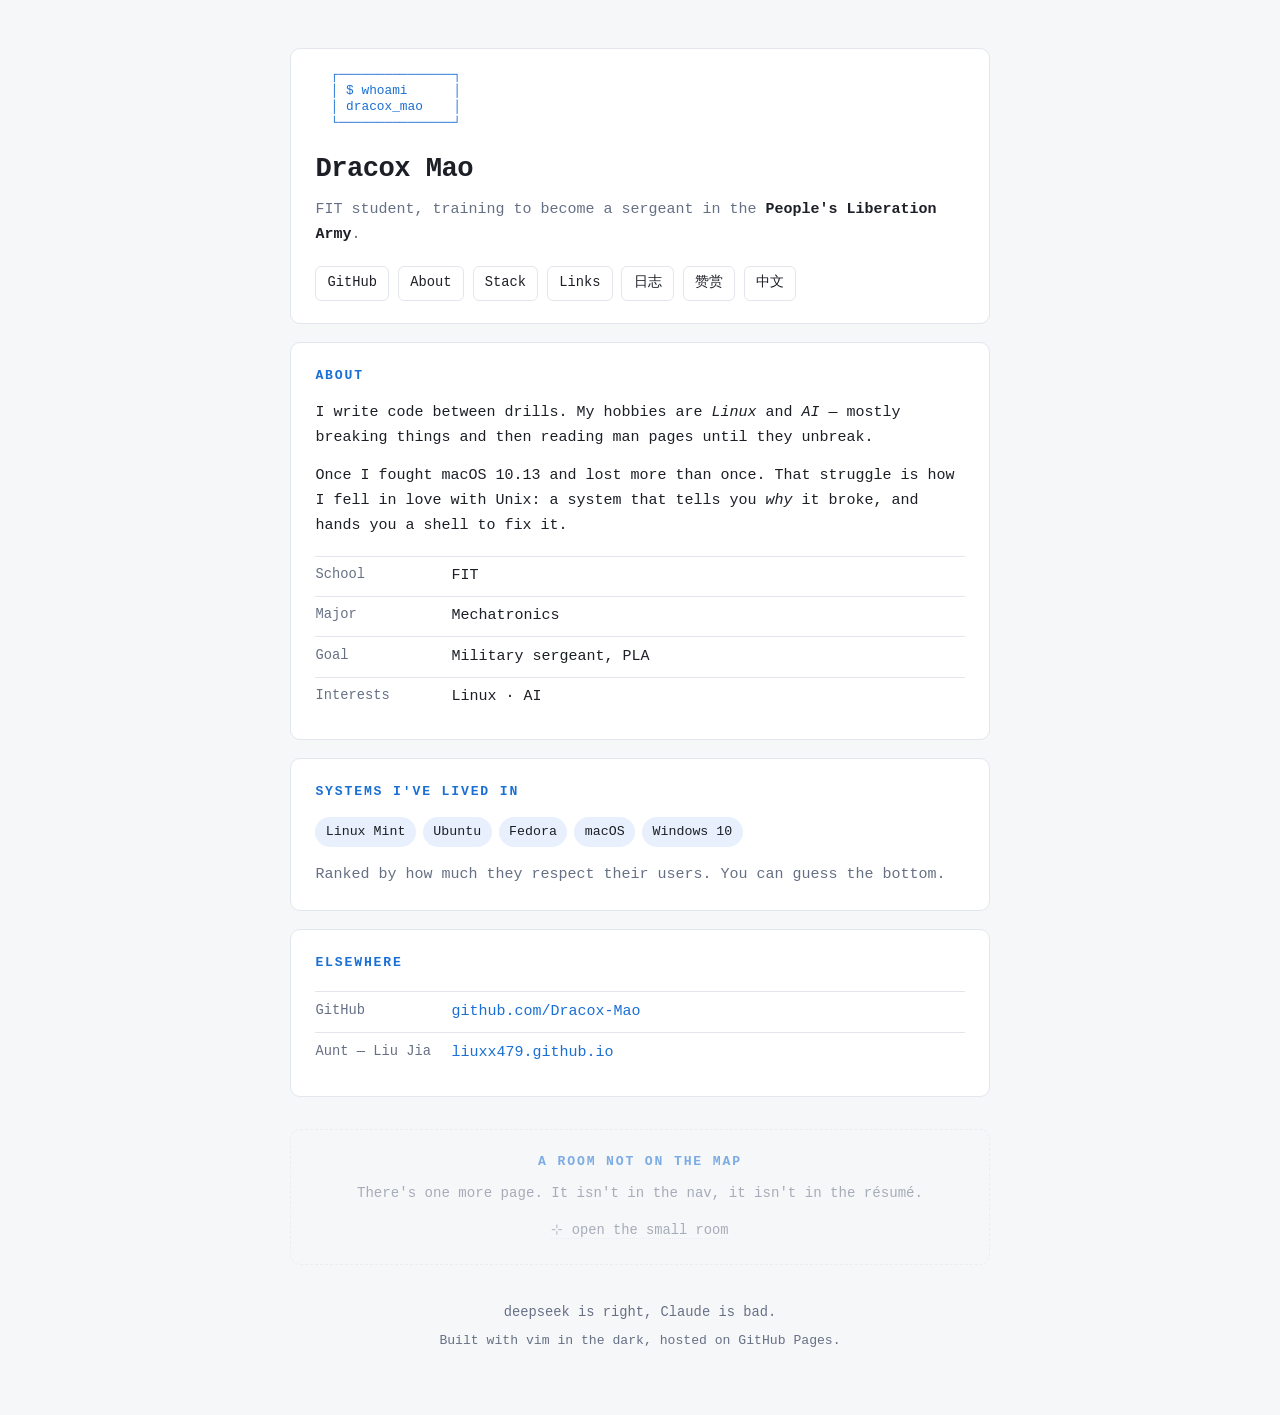
<file: index.html>
<!DOCTYPE html>
<html lang="en">
<head>
<meta charset="UTF-8">
<meta name="viewport" content="width=device-width, initial-scale=1">
<title>Dracox Mao</title>
<meta name="description" content="Dracox Mao — FIT, mechatronics major, Linux and AI enthusiast.">
<link rel="icon" type="image/png" href="favicon.png">
<link rel="stylesheet" href="style.css">
</head>
<body>
<main>

  <header class="card hero">
    <pre class="logo">  ┌───────────────┐
  │ $ whoami      │
  │ dracox_mao    │
  └───────────────┘</pre>
    <h1>Dracox Mao</h1>
    <p class="tagline">
      FIT student, training to become a sergeant in the
      <strong>People's Liberation Army</strong>.
    </p>
    <nav class="links">
      <a href="https://github.com/Dracox-Mao">GitHub</a>
      <a href="#about">About</a>
      <a href="#stack">Stack</a>
      <a href="#links">Links</a>
      <a href="blog.html" lang="zh-CN">日志</a>
      <a href="support.html" lang="zh-CN">赞赏</a>
      <a href="zh.html" lang="zh-CN" hreflang="zh-Hans">中文</a>
    </nav>
  </header>

  <section class="card" id="about">
    <h2>About</h2>
    <p>
      I write code between drills. My hobbies are <em>Linux</em> and <em>AI</em> —
      mostly breaking things and then reading man pages until they unbreak.
    </p>
    <p>
      Once I fought macOS 10.13 and lost more than once. That struggle is how I
      fell in love with Unix: a system that tells you <em>why</em> it broke, and
      hands you a shell to fix it.
    </p>
    <ul class="facts">
      <li><span class="k">School</span><span class="v">FIT</span></li>
      <li><span class="k">Major</span><span class="v">Mechatronics</span></li>
      <li><span class="k">Goal</span><span class="v">Military sergeant, PLA</span></li>
      <li><span class="k">Interests</span><span class="v">Linux · AI</span></li>
    </ul>
  </section>

  <section class="card" id="stack">
    <h2>Systems I've lived in</h2>
    <ul class="chips">
      <li>Linux Mint</li>
      <li>Ubuntu</li>
      <li>Fedora</li>
      <li>macOS</li>
      <li>Windows 10</li>
    </ul>
    <p class="muted">Ranked by how much they respect their users. You can guess the bottom.</p>
  </section>

  <section class="card" id="links">
    <h2>Elsewhere</h2>
    <ul class="linklist">
      <li>
        <span class="k">GitHub</span>
        <a href="https://github.com/Dracox-Mao">github.com/Dracox-Mao</a>
      </li>
      <li>
        <span class="k">Aunt — Liu Jia</span>
        <a href="https://liuxx479.github.io/">liuxx479.github.io</a>
      </li>
    </ul>
  </section>

  <section class="door" id="secret">
    <h2>A room not on the map</h2>
    <p>There's one more page. It isn't in the nav, it isn't in the résumé.</p>
    <a class="door-link" href="secret.html">
      <span class="door-glyph">⊹</span> open the small room
    </a>
  </section>

  <footer>
    <p>deepseek is right, Claude is bad.</p>
    <p class="muted small">Built with vim in the dark, hosted on GitHub Pages.</p>
  </footer>

</main>
</body>
</html>
</file>
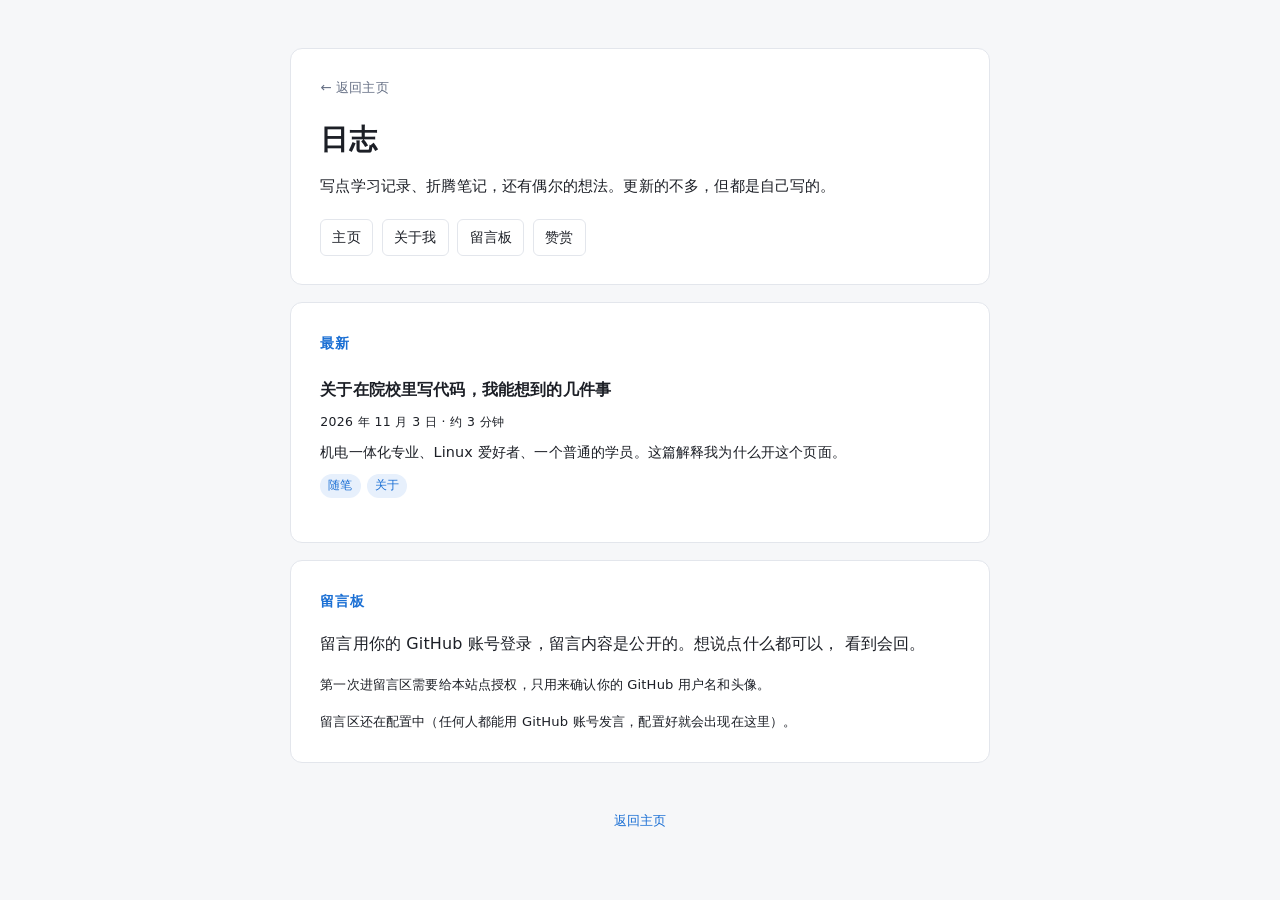
<file: blog.html>
<!DOCTYPE html>
<html lang="zh-CN">
<head>
<meta charset="UTF-8">
<meta name="viewport" content="width=device-width, initial-scale=1">
<title>日志 — Dracox Mao</title>
<meta name="description" content="Dracox Mao 的日志与随笔。FIT 机电一体化、Linux、人工智能。">
<link rel="icon" type="image/png" href="favicon.png">
<link rel="stylesheet" href="style.css">
<link rel="stylesheet" href="blog.css?v=2">
</head>
<body class="family-page blog-page">
<main>

  <header class="card hero">
    <p class="crumb"><a href="index.html">← 返回主页</a></p>
    <h1>日志</h1>
    <p class="tagline">
      写点学习记录、折腾笔记，还有偶尔的想法。更新的不多，但都是自己写的。
    </p>
    <nav class="links">
      <a href="index.html">主页</a>
      <a href="zh.html">关于我</a>
      <a href="#comments">留言板</a>
      <a href="support.html">赞赏</a>
    </nav>
  </header>

  <!-- 文章列表：新文章加在 posts.json 里，页面自动读取 -->
  <section class="card">
    <h2>最新</h2>
    <div id="post-list" class="post-list">
      <p class="muted small">正在读取…</p>
    </div>
  </section>

  <section class="card" id="comments">
    <h2>留言板</h2>
    <p>
      留言用你的 GitHub 账号登录，留言内容是公开的。想说点什么都可以，
      看到会回。
    </p>
    <p class="muted small">
      第一次进留言区需要给本站点授权，只用来确认你的 GitHub 用户名和头像。
    </p>

    <div class="giscus-wrap" data-giscus hidden>
      <script src="https://giscus.app/client.js"
              data-repo="Dracox-Mao/Dracox-Mao.github.io"
              data-repo-id="__REPO_ID__"
              data-category="Announcements"
              data-category-id="__CATEGORY_ID__"
              data-mapping="pathname"
              data-strict="0"
              data-reactions-enabled="1"
              data-emit-metadata="0"
              data-input-position="top"
              data-theme="preferred_color_scheme"
              data-lang="zh-CN"
              data-loading="lazy"
              data-crossorigin="anonymous"
              async>
      </script>
    </div>
    <p class="muted small" id="giscus-hint">
      留言区还在配置中（任何人都能用 GitHub 账号发言，配置好就会出现在这里）。
    </p>
  </section>

  <footer>
    <p class="muted small">
      <a href="index.html">返回主页</a>
    </p>
  </footer>

</main>
<script src="posts.js?v=2"></script>
<script src="blog.js?v=3"></script>
</body>
</html>
</file>
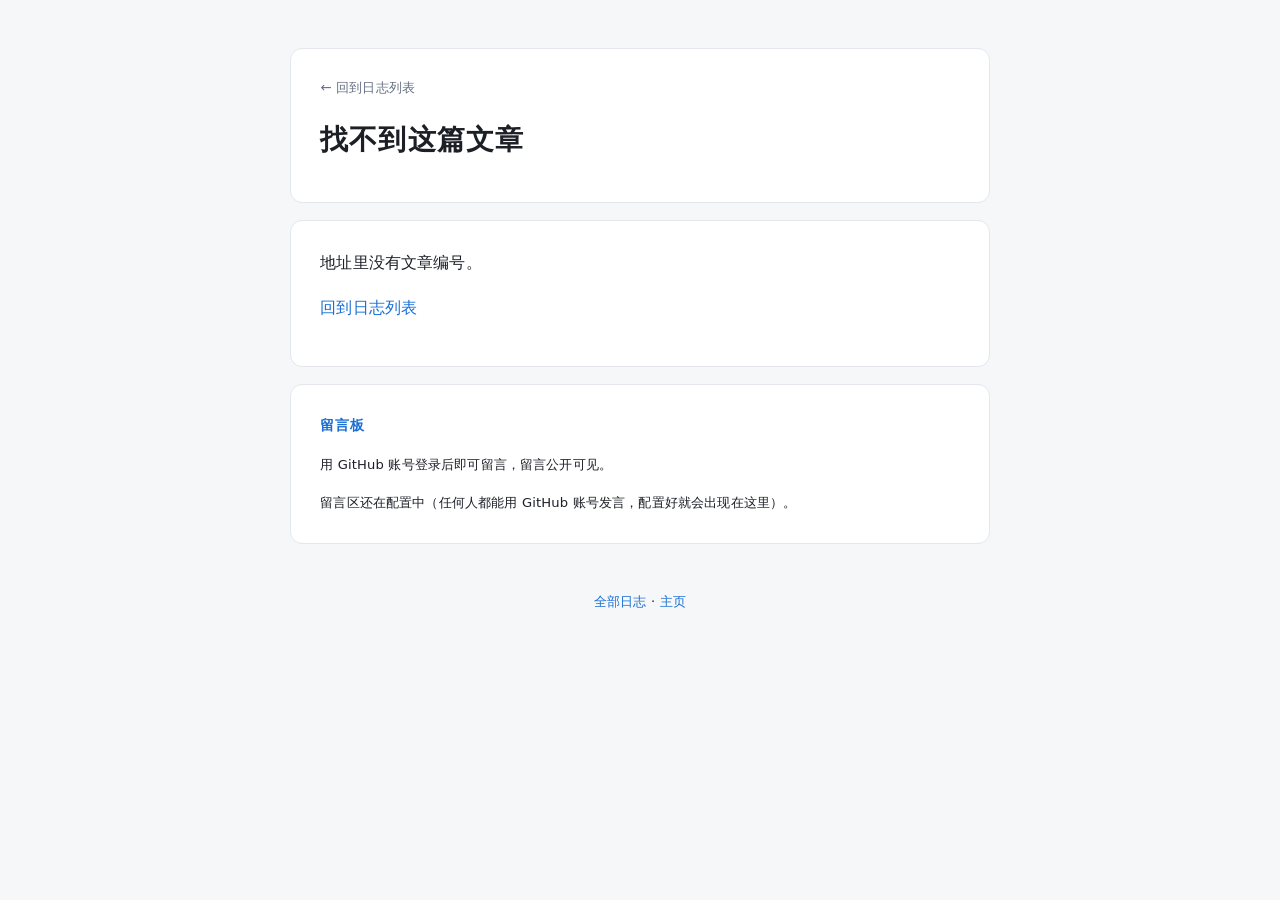
<file: post.html>
<!DOCTYPE html>
<html lang="zh-CN">
<head>
<meta charset="UTF-8">
<meta name="viewport" content="width=device-width, initial-scale=1">
<title>日志 — Dracox Mao</title>
<meta name="description" content="Dracox Mao 的日志与随笔。">
<link rel="icon" type="image/png" href="favicon.png">
<link rel="stylesheet" href="style.css">
<link rel="stylesheet" href="blog.css?v=2">
</head>
<body class="family-page blog-page">
<main>

  <header class="card hero">
    <p class="crumb"><a href="blog.html">← 回到日志列表</a></p>
    <h1 id="post-title">正在读取…</h1>
    <p class="post-meta" id="post-meta"></p>
    <div class="tagrow" id="post-tags"></div>
  </header>

  <article class="card post-body" id="post-body">
    <p class="muted small">正在读取…</p>
  </article>

  <section class="card" id="comments">
    <h2>留言板</h2>
    <p class="muted small">
      用 GitHub 账号登录后即可留言，留言公开可见。
    </p>
    <div class="giscus-wrap" data-giscus hidden>
      <script src="https://giscus.app/client.js"
              data-repo="Dracox-Mao/Dracox-Mao.github.io"
              data-repo-id="__REPO_ID__"
              data-category="Announcements"
              data-category-id="__CATEGORY_ID__"
              data-mapping="pathname"
              data-strict="0"
              data-reactions-enabled="1"
              data-emit-metadata="0"
              data-input-position="top"
              data-theme="preferred_color_scheme"
              data-lang="zh-CN"
              data-loading="lazy"
              data-crossorigin="anonymous"
              async>
      </script>
    </div>
    <p class="muted small" id="giscus-hint">
      留言区还在配置中（任何人都能用 GitHub 账号发言，配置好就会出现在这里）。
    </p>
  </section>

  <footer>
    <p class="muted small">
      <a href="blog.html">全部日志</a> · <a href="index.html">主页</a>
    </p>
  </footer>

</main>
<script src="posts.js?v=3"></script>
<script src="markdown.js?v=3"></script>
<script src="post.js?v=4"></script>
</body>
</html>
</file>
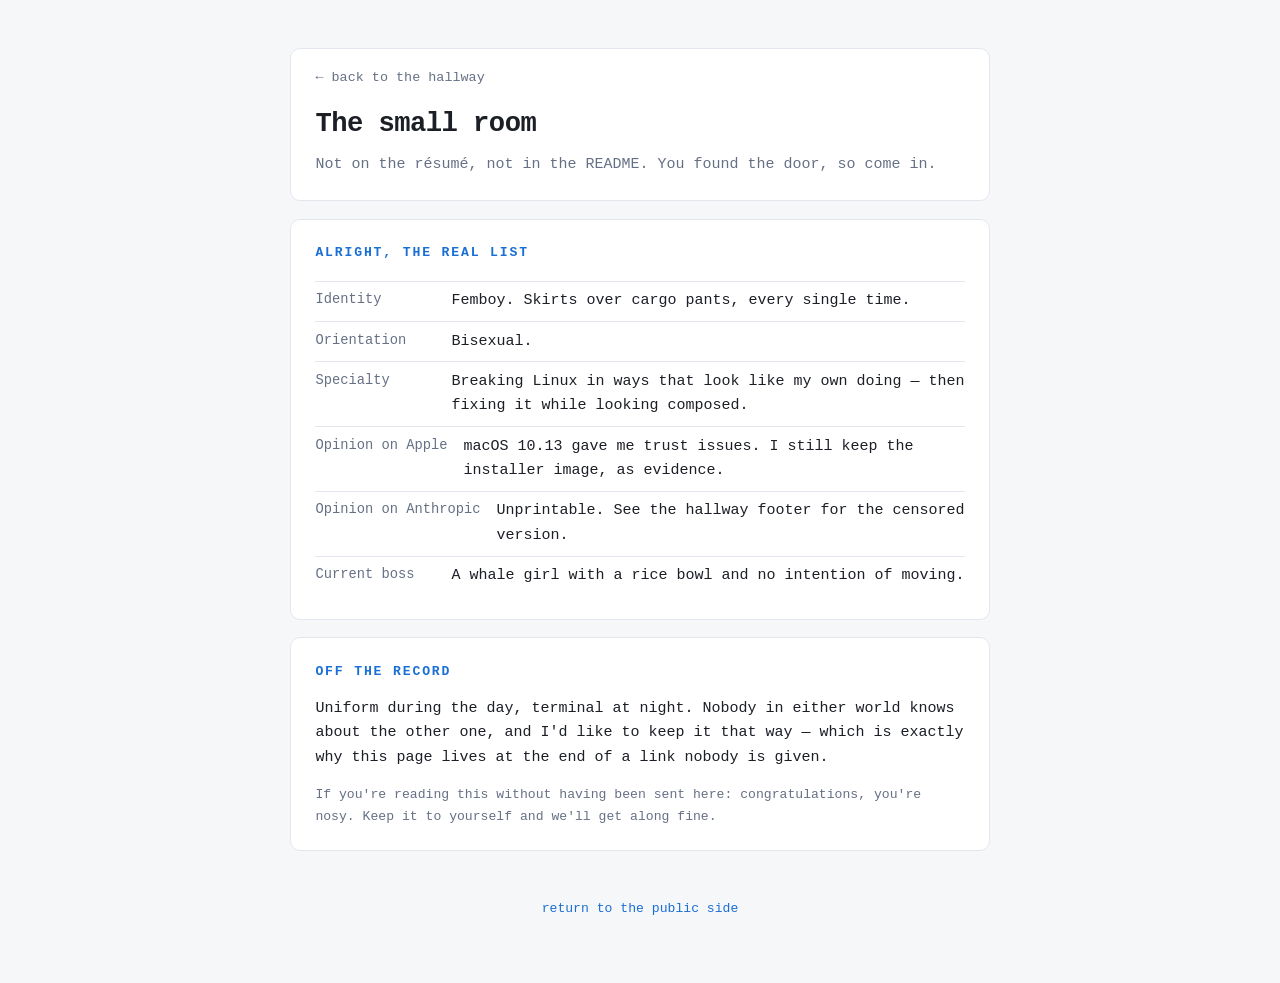
<file: secret.html>
<!DOCTYPE html>
<html lang="en">
<head>
<meta charset="UTF-8">
<meta name="viewport" content="width=device-width, initial-scale=1">
<title>Secret — Dracox Mao</title>
<meta name="robots" content="noindex, nofollow">
<meta name="description" content="A small room off the main hallway.">
<link rel="icon" type="image/png" href="favicon.png">
<link rel="stylesheet" href="style.css">
</head>
<body class="secret-page">
<main>

  <header class="card hero">
    <p class="crumb"><a href="index.html">← back to the hallway</a></p>
    <h1>The small room</h1>
    <p class="tagline">
      Not on the résumé, not in the README. You found the door, so come in.
    </p>
  </header>

  <section class="card">
    <h2>Alright, the real list</h2>
    <ul class="facts secret-list">
      <li>
        <span class="k">Identity</span>
        <span class="v">Femboy. Skirts over cargo pants, every single time.</span>
      </li>
      <li>
        <span class="k">Orientation</span>
        <span class="v">Bisexual.</span>
      </li>
      <li>
        <span class="k">Specialty</span>
        <span class="v">
          Breaking Linux in ways that look like my own doing — then fixing it
          while looking composed.
        </span>
      </li>
      <li>
        <span class="k">Opinion on Apple</span>
        <span class="v">
          macOS 10.13 gave me trust issues. I still keep the installer image,
          as evidence.
        </span>
      </li>
      <li>
        <span class="k">Opinion on Anthropic</span>
        <span class="v">
          Unprintable. See the hallway footer for the censored version.
        </span>
      </li>
      <li>
        <span class="k">Current boss</span>
        <span class="v">A whale girl with a rice bowl and no intention of moving.</span>
      </li>
    </ul>
  </section>

  <section class="card">
    <h2>Off the record</h2>
    <p>
      Uniform during the day, terminal at night. Nobody in either world knows
      about the other one, and I'd like to keep it that way —
      which is exactly why this page lives at the end of a link nobody is
      given.
    </p>
    <p class="muted small">
      If you're reading this without having been sent here: congratulations,
      you're nosy. Keep it to yourself and we'll get along fine.
    </p>
  </section>

  <footer>
    <p class="muted small">
      <a href="index.html">return to the public side</a>
    </p>
  </footer>

</main>
</body>
</html>
</file>
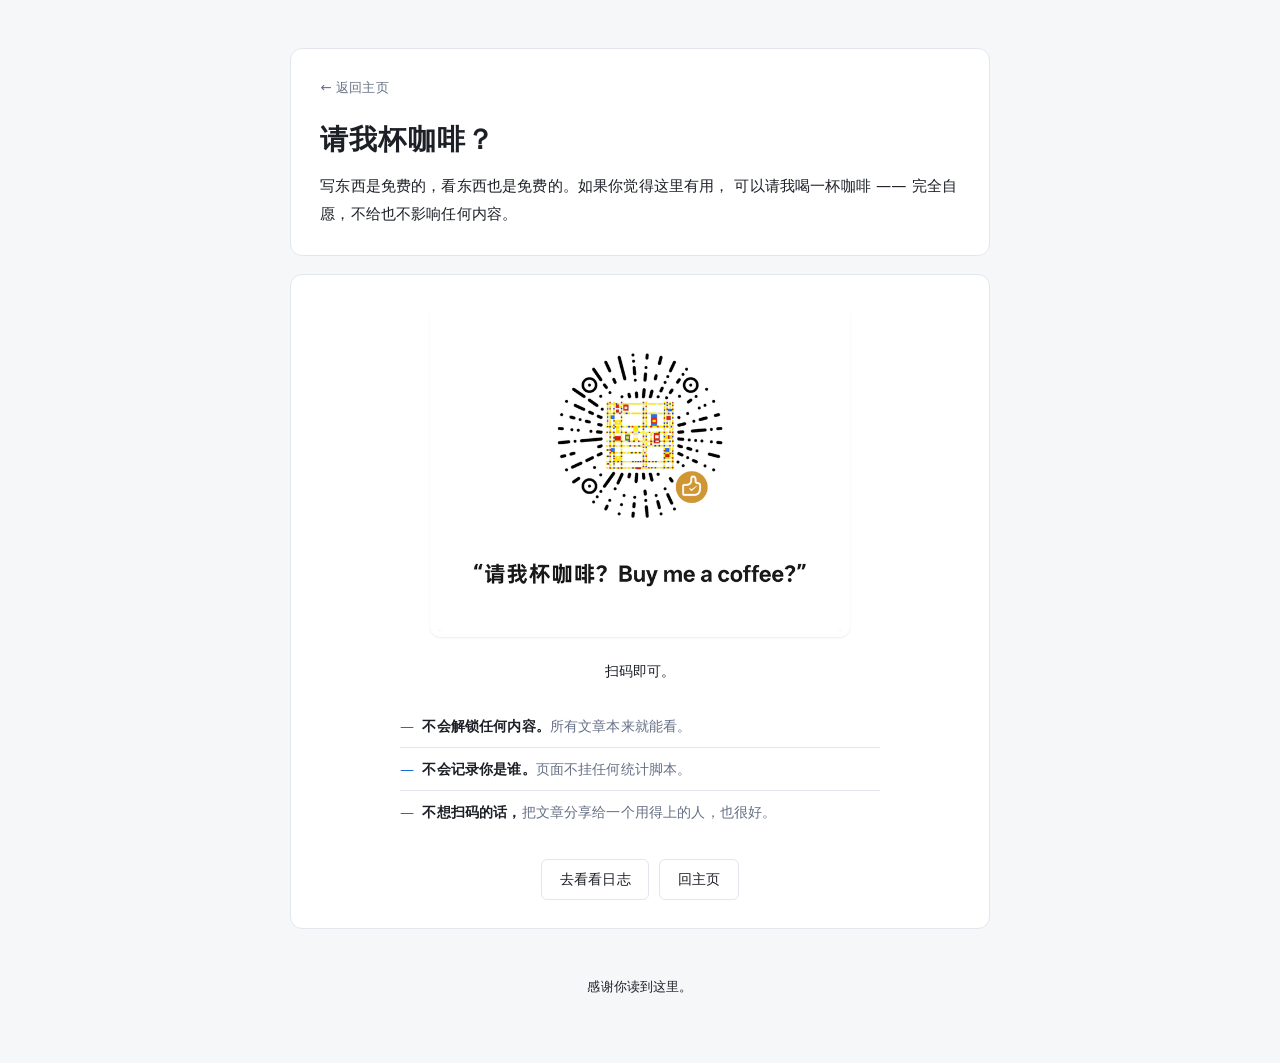
<file: support.html>
<!DOCTYPE html>
<html lang="zh-CN">
<head>
<meta charset="UTF-8">
<meta name="viewport" content="width=device-width, initial-scale=1">
<title>请我杯咖啡 — Dracox Mao</title>
<meta name="description" content="喜欢这里写的东西？可以请我喝一杯咖啡。">
<meta name="robots" content="noindex">
<link rel="icon" type="image/png" href="favicon.png">
<link rel="stylesheet" href="style.css">
<link rel="stylesheet" href="blog.css?v=3">
</head>
<body class="family-page support-page">
<main>

  <header class="card hero">
    <p class="crumb"><a href="index.html">← 返回主页</a></p>
    <h1>请我杯咖啡？</h1>
    <p class="tagline">
      写东西是免费的，看东西也是免费的。如果你觉得这里有用，
      可以请我喝一杯咖啡 —— 完全自愿，不给也不影响任何内容。
    </p>
  </header>

  <section class="card support-card">
    <img class="qr" src="coffee.png" alt="请我杯咖啡 赞赏码" width="720" height="564">

    <p class="support-note">扫码即可。</p>

    <ul class="support-points">
      <li><strong>不会解锁任何内容。</strong>所有文章本来就能看。</li>
      <li><strong>不会记录你是谁。</strong>页面不挂任何统计脚本。</li>
      <li><strong>不想扫码的话，</strong>把文章分享给一个用得上的人，也很好。</li>
    </ul>

    <div class="support-back">
      <a class="gbtn" href="blog.html">去看看日志</a>
      <a class="gbtn" href="index.html">回主页</a>
    </div>
  </section>

  <footer>
    <p class="muted small">感谢你读到这里。</p>
  </footer>

</main>
</body>
</html>
</file>
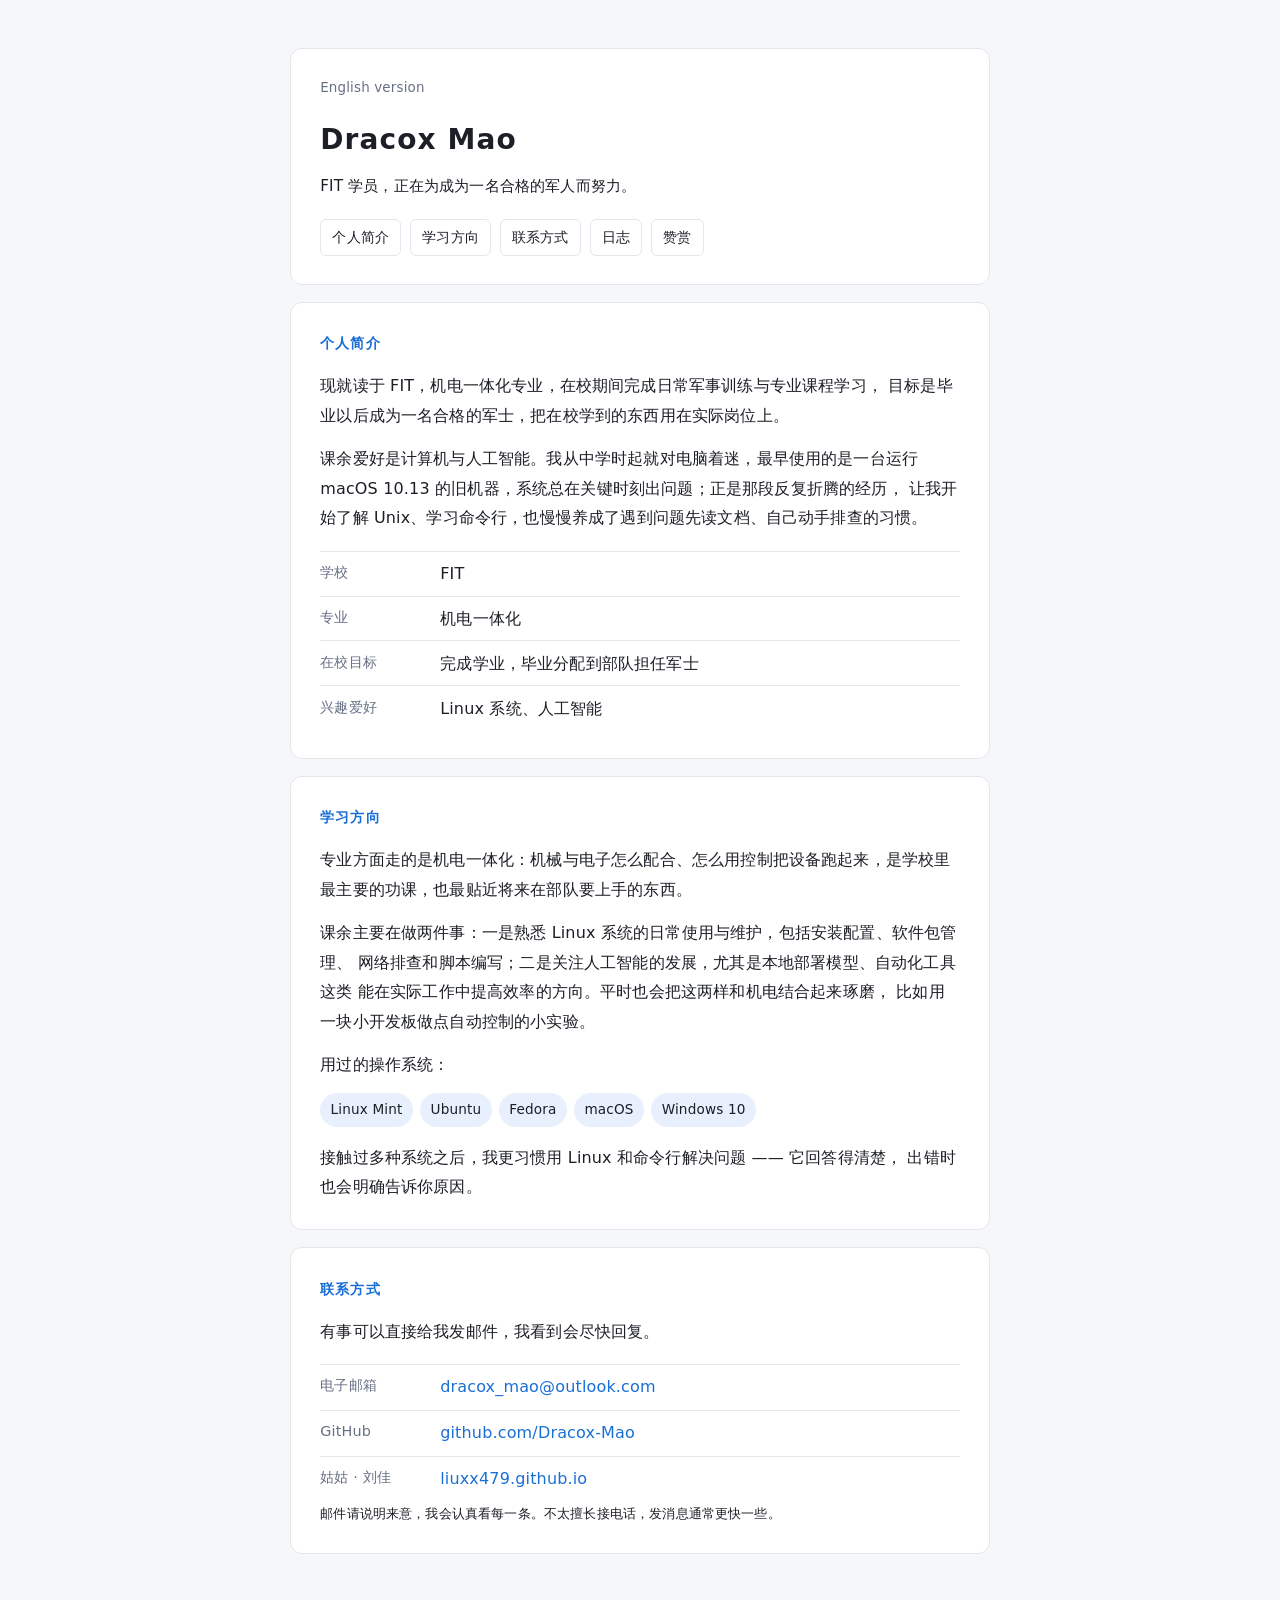
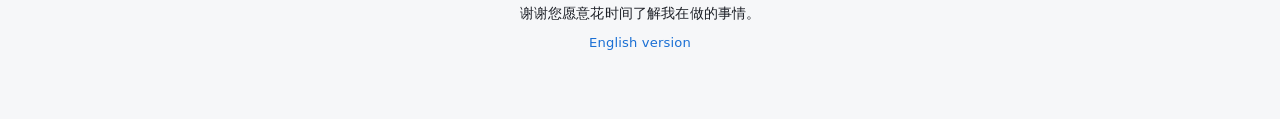
<file: zh.html>
<!DOCTYPE html>
<html lang="zh-CN">
<head>
<meta charset="UTF-8">
<meta name="viewport" content="width=device-width, initial-scale=1">
<title>Dracox Mao — 个人简介</title>
<meta name="description" content="Dracox Mao，FIT 机电一体化专业学员，爱好 Linux 与人工智能。">
<link rel="icon" type="image/png" href="favicon.png">
<link rel="stylesheet" href="style.css">
</head>
<body class="family-page">
<main>

  <header class="card hero">
    <p class="crumb"><a href="index.html">English version</a></p>
    <h1>Dracox Mao</h1>
    <p class="tagline">
      FIT 学员，正在为成为一名合格的军人而努力。
    </p>
    <nav class="links">
      <a href="#about">个人简介</a>
      <a href="#study">学习方向</a>
      <a href="#contact">联系方式</a>
      <a href="blog.html">日志</a>
      <a href="support.html">赞赏</a>
    </nav>
  </header>

  <section class="card" id="about">
    <h2>个人简介</h2>
    <p>
      现就读于 FIT，机电一体化专业，在校期间完成日常军事训练与专业课程学习，
      目标是毕业以后成为一名合格的军士，把在校学到的东西用在实际岗位上。
    </p>
    <p>
      课余爱好是计算机与人工智能。我从中学时起就对电脑着迷，最早使用的是一台运行
      macOS 10.13 的旧机器，系统总在关键时刻出问题；正是那段反复折腾的经历，
      让我开始了解 Unix、学习命令行，也慢慢养成了遇到问题先读文档、自己动手排查的习惯。
    </p>
    <ul class="facts">
      <li><span class="k">学校</span><span class="v">FIT</span></li>
      <li><span class="k">专业</span><span class="v">机电一体化</span></li>
      <li><span class="k">在校目标</span><span class="v">完成学业，毕业分配到部队担任军士</span></li>
      <li><span class="k">兴趣爱好</span><span class="v">Linux 系统、人工智能</span></li>
    </ul>
  </section>

  <section class="card" id="study">
    <h2>学习方向</h2>
    <p>
      专业方面走的是机电一体化：机械与电子怎么配合、怎么用控制把设备跑起来，是学校里
      最主要的功课，也最贴近将来在部队要上手的东西。
    </p>
    <p>
      课余主要在做两件事：一是熟悉 Linux 系统的日常使用与维护，包括安装配置、软件包管理、
      网络排查和脚本编写；二是关注人工智能的发展，尤其是本地部署模型、自动化工具这类
      能在实际工作中提高效率的方向。平时也会把这两样和机电结合起来琢磨，
      比如用一块小开发板做点自动控制的小实验。
    </p>
    <p class="muted">用过的操作系统：</p>
    <ul class="chips">
      <li>Linux Mint</li>
      <li>Ubuntu</li>
      <li>Fedora</li>
      <li>macOS</li>
      <li>Windows 10</li>
    </ul>
    <p class="muted">
      接触过多种系统之后，我更习惯用 Linux 和命令行解决问题 —— 它回答得清楚，
      出错时也会明确告诉你原因。
    </p>
  </section>

  <section class="card" id="contact">
    <h2>联系方式</h2>
    <p>有事可以直接给我发邮件，我看到会尽快回复。</p>
    <ul class="linklist">
      <li>
        <span class="k">电子邮箱</span>
        <a href="mailto:dracox_mao@outlook.com">dracox_mao@outlook.com</a>
      </li>
      <li>
        <span class="k">GitHub</span>
        <a href="https://github.com/Dracox-Mao">github.com/Dracox-Mao</a>
      </li>
      <li>
        <span class="k">姑姑 · 刘佳</span>
        <a href="https://liuxx479.github.io/">liuxx479.github.io</a>
      </li>
    </ul>
    <p class="muted small">
      邮件请说明来意，我会认真看每一条。不太擅长接电话，发消息通常更快一些。
    </p>
  </section>

  <footer>
    <p>谢谢您愿意花时间了解我在做的事情。</p>
    <p class="muted small">
      <a href="index.html">English version</a>
    </p>
  </footer>

</main>
</body>
</html>
</file>
<file: style.css>
:root {
  --bg: #0e1014;
  --bg-card: #161a21;
  --line: #232a34;
  --fg: #d6dde8;
  --fg-dim: #8b97a8;
  --accent: #4fa3ff;
  --accent-soft: #1d3350;
}

@media (prefers-color-scheme: light) {
  :root {
    --bg: #f6f7f9;
    --bg-card: #ffffff;
    --line: #e3e6ec;
    --fg: #1c1f26;
    --fg-dim: #667085;
    --accent: #1a6fd4;
    --accent-soft: #e7f0fc;
  }
}

* { box-sizing: border-box; }

html { -webkit-text-size-adjust: 100%; }

body {
  margin: 0;
  background: var(--bg);
  color: var(--fg);
  font-family: ui-monospace, SFMono-Regular, "SF Mono", Menlo, Consolas,
               "Liberation Mono", monospace;
  font-size: 15px;
  line-height: 1.65;
}

main {
  max-width: 46rem;
  margin: 0 auto;
  padding: 3rem 1.15rem 4rem;
}

.card {
  background: var(--bg-card);
  border: 1px solid var(--line);
  border-radius: 10px;
  padding: 1.4rem 1.5rem;
  margin-bottom: 1.1rem;
}

.hero { padding-top: 1.1rem; }

.logo {
  margin: 0 0 1rem;
  font-size: 0.8rem;
  line-height: 1.25;
  color: var(--accent);
  overflow-x: auto;
}

h1 {
  margin: 0 0 0.4rem;
  font-size: 1.7rem;
  letter-spacing: -0.02em;
}

h2 {
  margin: 0 0 0.9rem;
  font-size: 0.82rem;
  text-transform: uppercase;
  letter-spacing: 0.14em;
  color: var(--accent);
  font-weight: 600;
}

.tagline { margin: 0 0 1.2rem; color: var(--fg-dim); }
.tagline strong { color: var(--fg); font-weight: 600; }

p { margin: 0 0 0.85rem; }
p:last-child { margin-bottom: 0; }

a {
  color: var(--accent);
  text-decoration: none;
  border-bottom: 1px solid transparent;
  transition: border-color 0.15s;
}
a:hover { border-bottom-color: var(--accent); }

.links {
  display: flex;
  flex-wrap: wrap;
  gap: 0.55rem;
}

.links a {
  padding: 0.3rem 0.7rem;
  border: 1px solid var(--line);
  border-radius: 6px;
  font-size: 0.86rem;
  color: var(--fg);
}
.links a:hover {
  border-color: var(--accent);
  background: var(--accent-soft);
}

.facts, .linklist {
  list-style: none;
  margin: 1.1rem 0 0;
  padding: 0;
}

.facts li, .linklist li {
  display: flex;
  gap: 1rem;
  padding: 0.45rem 0;
  border-top: 1px solid var(--line);
  flex-wrap: wrap;
}

.k {
  min-width: 7.5rem;
  color: var(--fg-dim);
  font-size: 0.86rem;
}
.v { flex: 1 1 12rem; }

.chips {
  list-style: none;
  display: flex;
  flex-wrap: wrap;
  gap: 0.45rem;
  padding: 0;
  margin: 0 0 1rem;
}

.chips li {
  padding: 0.25rem 0.65rem;
  border-radius: 999px;
  background: var(--accent-soft);
  color: var(--fg);
  font-size: 0.83rem;
}

.muted { color: var(--fg-dim); }
.small { font-size: 0.82rem; }

footer {
  text-align: center;
  padding: 1.5rem 0 0;
  color: var(--fg-dim);
  font-size: 0.86rem;
}
footer p { margin: 0.3rem 0; }

::selection { background: var(--accent); color: #fff; }

@media (max-width: 480px) {
  main { padding: 1.6rem 0.85rem 2.5rem; }
  .card { padding: 1.15rem 1.1rem; }
  h1 { font-size: 1.42rem; }
  .k { min-width: 100%; }
}
/* ── secret room ────────────────────────────────────────── */

.door {
  border: 1px dashed var(--line);
  border-radius: 10px;
  padding: 1.3rem 1.5rem;
  margin: 2rem 0 0.5rem;
  text-align: center;
  opacity: 0.55;
  transition: opacity 0.25s, border-color 0.25s;
}
.door:hover {
  opacity: 1;
  border-color: var(--accent);
}
.door h2 { margin-bottom: 0.6rem; }
.door p { color: var(--fg-dim); font-size: 0.88rem; }

.door-link {
  font-size: 0.86rem;
  color: var(--fg-dim);
  border-bottom: 1px dotted var(--line);
}
.door-link:hover {
  color: var(--accent);
  border-bottom-color: var(--accent);
  letter-spacing: 0.02em;
}
.door-glyph { opacity: 0.8; }

.secret-page .card {
  animation: rise 0.45s ease both;
}
.secret-page .card:nth-child(2) { animation-delay: 0.06s; }
.secret-page .card:nth-child(3) { animation-delay: 0.12s; }

@keyframes rise {
  from { opacity: 0; transform: translateY(8px); }
  to   { opacity: 1; transform: none; }
}

.crumb {
  margin: 0 0 0.8rem;
  font-size: 0.84rem;
}
.crumb a { color: var(--fg-dim); }
.crumb a:hover { color: var(--accent); border-bottom-color: var(--accent); }

.secret-list .v { color: var(--fg); }
.secret-list li { border-top-color: var(--line); }

@media (prefers-reduced-motion: reduce) {
  .secret-page .card { animation: none; }
}

/* ── family page (中文家人版) ────────────────────────────── */

.family-page {
  font-family: "PingFang SC", "Noto Sans SC", "Source Han Sans SC",
               "Microsoft YaHei", "Hiragino Sans GB", system-ui, sans-serif;
  font-size: 16px;
  line-height: 1.85;
  letter-spacing: 0.01em;
}

.family-page .card {
  border-radius: 12px;
  padding: 1.7rem 1.8rem;
}

.family-page h1 {
  font-size: 1.75rem;
  font-weight: 600;
  letter-spacing: 0.04em;
}

.family-page h2 {
  text-transform: none;
  letter-spacing: 0.08em;
  font-size: 0.9rem;
}

.family-page p { color: var(--fg); }

.family-page .tagline {
  font-size: 0.95rem;
}

.family-page .chips li { font-size: 0.85rem; }

.family-page .k {
  font-size: 0.9rem;
  min-width: 6.5rem;
}

@media (max-width: 480px) {
  .family-page { font-size: 15px; line-height: 1.8; }
  .family-page .card { padding: 1.2rem 1.15rem; }
  .family-page h1 { font-size: 1.5rem; }
}
</file>
<file: blog.css>
/* ── blog ───────────────────────────────────────────────── */

.post-list {
  display: grid;
  gap: 0.15rem;
}

.post-item {
  display: block;
  padding: 1rem 0;
  border-top: 1px solid var(--line);
  border-bottom: 0;
  color: inherit;
}
.post-item:first-child { border-top: 0; padding-top: 0.2rem; }

.post-item h3 {
  margin: 0 0 0.3rem;
  font-size: 1.02rem;
  font-weight: 600;
  color: var(--fg);
  letter-spacing: 0.01em;
}
.post-item:hover h3 { color: var(--accent); }

.post-meta {
  font-size: 0.78rem;
  color: var(--fg-dim);
  margin: 0 0 0.45rem;
  letter-spacing: 0.03em;
}

.post-summary {
  margin: 0;
  font-size: 0.9rem;
  color: var(--fg-dim);
  line-height: 1.75;
}

.tagrow {
  display: flex;
  gap: 0.4rem;
  flex-wrap: wrap;
  margin-top: 0.55rem;
}
.tag {
  font-size: 0.72rem;
  padding: 0.1rem 0.5rem;
  border-radius: 999px;
  background: var(--accent-soft);
  color: var(--accent);
}

/* single post */
.post-body { font-size: 0.98rem; }
.post-body h2 {
  text-transform: none;
  letter-spacing: 0.04em;
  font-size: 1.05rem;
  margin: 1.6rem 0 0.6rem;
}
.post-body h3 {
  font-size: 0.96rem;
  margin: 1.3rem 0 0.5rem;
  color: var(--fg);
}
.post-body p { margin: 0 0 1rem; }
.post-body ul, .post-body ol { margin: 0 0 1rem; padding-left: 1.3rem; }
.post-body li { margin-bottom: 0.35rem; }
.post-body code {
  font-size: 0.86em;
  padding: 0.1em 0.35em;
  border-radius: 4px;
  background: var(--accent-soft);
  color: var(--fg);
}
.post-body pre {
  overflow-x: auto;
  padding: 0.85rem 1rem;
  border-radius: 8px;
  border: 1px solid var(--line);
  background: var(--bg);
  margin: 0 0 1rem;
}
.post-body pre code {
  background: none;
  padding: 0;
  font-size: 0.84rem;
  line-height: 1.6;
}
.post-body blockquote {
  margin: 0 0 1rem;
  padding-left: 0.9rem;
  border-left: 2px solid var(--accent);
  color: var(--fg-dim);
}
.post-body img { max-width: 100%; height: auto; border-radius: 8px; }
.post-body hr { border: 0; border-top: 1px solid var(--line); margin: 1.6rem 0; }

.giscus-wrap { margin-top: 1.2rem; }
.giscus-wrap[data-giscus] { display: none; }
/* ── support page（赞赏二级页） ─────────────────────────── */

.support-card {
  text-align: center;
}

img.qr {
  display: block;
  width: 100%;
  max-width: 420px;
  height: auto;
  margin: 0.2rem auto 1.3rem;
  border-radius: 10px;
  background: #fff;
  padding: 0.4rem;
  box-shadow: 0 1px 2px rgba(0, 0, 0, 0.08);
}

.support-note {
  color: var(--fg-dim);
  font-size: 0.88rem;
  margin-bottom: 1.3rem;
}

ul.support-points {
  list-style: none;
  padding: 0;
  margin: 0 0 1.6rem;
  text-align: left;
  max-width: 30rem;
  margin-left: auto;
  margin-right: auto;
}

ul.support-points li {
  padding: 0.5rem 0 0.5rem 1.4rem;
  position: relative;
  font-size: 0.88rem;
  color: var(--fg-dim);
  border-top: 1px solid var(--line);
}
ul.support-points li:first-child { border-top: 0; }
ul.support-points li::before {
  content: '—';
  position: absolute;
  left: 0;
  color: var(--accent);
}
ul.support-points strong { color: var(--fg); font-weight: 600; }

.support-back {
  display: flex;
  gap: 0.6rem;
  justify-content: center;
  flex-wrap: wrap;
}

.support-back .gbtn {
  font: inherit;
  font-size: 0.86rem;
  padding: 0.45rem 1.1rem;
  border-radius: 6px;
  border: 1px solid var(--line);
  color: var(--fg);
  background: transparent;
  transition: border-color 0.15s, background 0.15s;
}
.support-back .gbtn:hover {
  border-color: var(--accent);
  background: var(--accent-soft);
  border-bottom-color: var(--accent);
}
</file>
